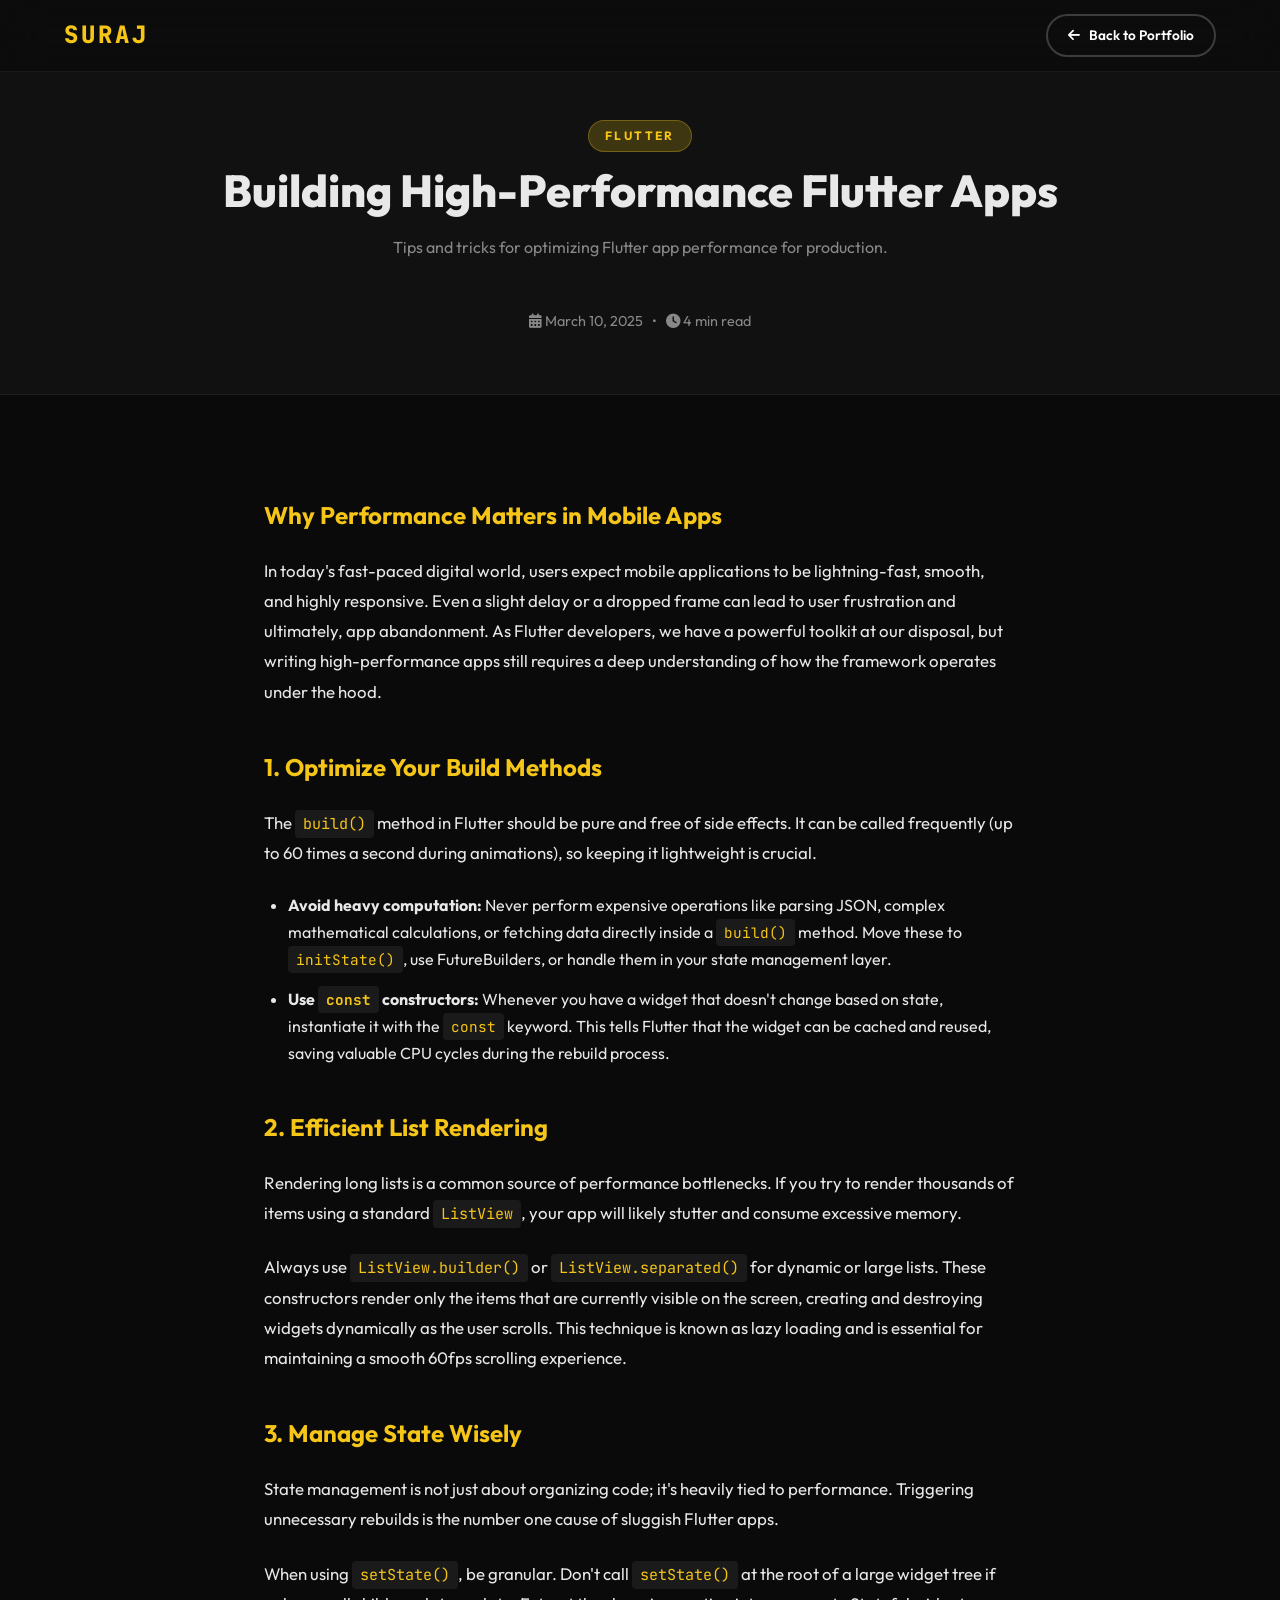
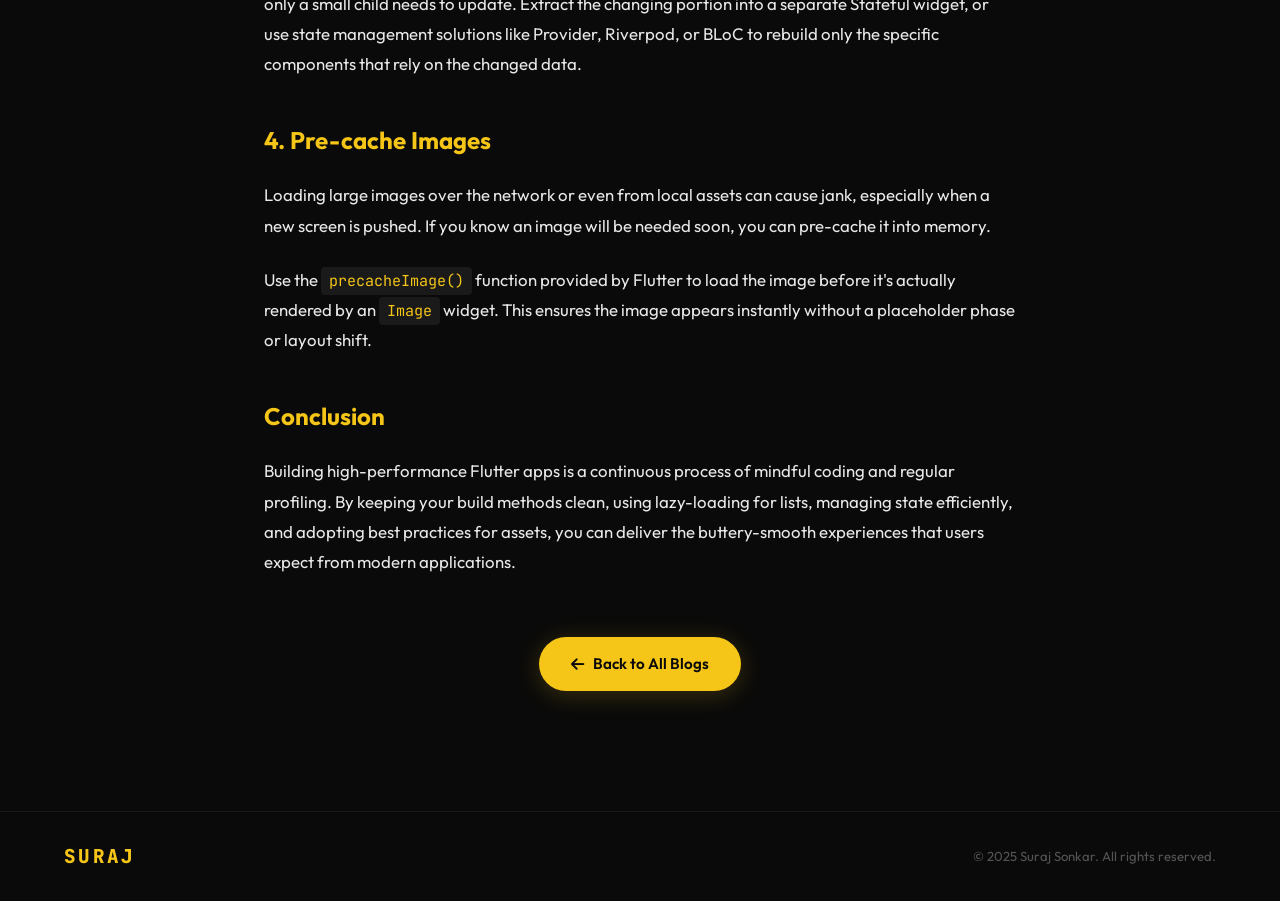
<file: blog1.html>
<!DOCTYPE html>
<html lang="en">

<head>
    <meta charset="UTF-8" />
    <meta name="viewport" content="width=device-width, initial-scale=1.0" />
    <title>Building High-Performance Flutter Apps | Suraj Sonkar</title>
    <link rel="icon" type="image/svg+xml" href="favicon.svg?v=8" />
    <link rel="icon" type="image/png" href="favicon-96x96.png?v=8" sizes="96x96" />
    <link rel="shortcut icon" href="favicon.ico?v=8" />
    <link rel="apple-touch-icon" sizes="180x180" href="apple-touch-icon.png?v=8" />
    <meta name="theme-color" content="#0a0a0a" />
    <link rel="manifest" href="site.webmanifest" />
    <link rel="preconnect" href="https://fonts.googleapis.com" />
    <link rel="preconnect" href="https://fonts.gstatic.com" crossorigin />
    <link
        href="https://fonts.googleapis.com/css2?family=Outfit:wght@300;400;500;600;700;800;900&family=JetBrains+Mono:wght@400;500&display=swap"
        rel="stylesheet" />
    <link rel="stylesheet" href="https://cdnjs.cloudflare.com/ajax/libs/font-awesome/6.5.0/css/all.min.css" />
    <link rel="stylesheet" href="style.css" />
    <style>
        .blog-header {
            padding: 120px 0 60px;
            background: var(--bg-2);
            text-align: center;
            border-bottom: 1px solid var(--border);
        }

        .blog-post-content {
            max-width: 800px;
            margin: 0 auto;
            padding: 60px 24px;
        }

        .blog-post-content h2,
        .blog-post-content h3 {
            color: var(--yellow);
            margin: 40px 0 20px;
        }

        .blog-post-content p {
            margin-bottom: 24px;
            font-size: 1.05rem;
            color: var(--text);
            line-height: 1.8;
        }

        .blog-post-content code {
            background: var(--bg-card);
            padding: 4px 8px;
            border-radius: 4px;
            font-family: var(--font-mono);
            color: var(--yellow);
            font-size: 0.9em;
        }

        .blog-post-content ul {
            margin: 0 0 24px 24px;
            color: var(--text);
        }

        .blog-post-content li {
            margin-bottom: 12px;
        }

        .back-btn-container {
            margin-top: 60px;
            text-align: center;
        }
    </style>
</head>

<body>

    <!-- NAVBAR -->
    <nav class="navbar" id="navbar">
        <div class="nav-container">
            <a href="index.html" class="nav-logo">SURAJ</a>
            <a href="index.html#blog" class="btn btn-outline" style="padding: 8px 20px; font-size: 0.85rem;">
                <i class="fas fa-arrow-left"></i> Back to Portfolio
            </a>
        </div>
    </nav>

    <!-- HEADER -->
    <header class="blog-header">
        <div class="container">
            <div class="section-tag">FLUTTER</div>
            <h1 class="section-title">Building High-Performance Flutter Apps</h1>
            <p class="section-sub">Tips and tricks for optimizing Flutter app performance for production.</p>
            <div style="color: var(--text-muted); font-size: 0.9rem;">
                <i class="fas fa-calendar-alt"></i> March 10, 2025 &nbsp; • &nbsp; <i class="fas fa-clock"></i> 4 min
                read
            </div>
        </div>
    </header>

    <!-- CONTENT -->
    <main class="blog-post-content">
        <h2>Why Performance Matters in Mobile Apps</h2>
        <p>In today's fast-paced digital world, users expect mobile applications to be lightning-fast, smooth, and
            highly responsive. Even a slight delay or a dropped frame can lead to user frustration and ultimately, app
            abandonment. As Flutter developers, we have a powerful toolkit at our disposal, but writing high-performance
            apps still requires a deep understanding of how the framework operates under the hood.</p>

        <h2>1. Optimize Your Build Methods</h2>
        <p>The <code>build()</code> method in Flutter should be pure and free of side effects. It can be called
            frequently (up to 60 times a second during animations), so keeping it lightweight is crucial.</p>
        <ul>
            <li><strong>Avoid heavy computation:</strong> Never perform expensive operations like parsing JSON, complex
                mathematical calculations, or fetching data directly inside a <code>build()</code> method. Move these to
                <code>initState()</code>, use FutureBuilders, or handle them in your state management layer.</li>
            <li><strong>Use <code>const</code> constructors:</strong> Whenever you have a widget that doesn't change
                based on state, instantiate it with the <code>const</code> keyword. This tells Flutter that the widget
                can be cached and reused, saving valuable CPU cycles during the rebuild process.</li>
        </ul>

        <h2>2. Efficient List Rendering</h2>
        <p>Rendering long lists is a common source of performance bottlenecks. If you try to render thousands of items
            using a standard <code>ListView</code>, your app will likely stutter and consume excessive memory.</p>
        <p>Always use <code>ListView.builder()</code> or <code>ListView.separated()</code> for dynamic or large lists.
            These constructors render only the items that are currently visible on the screen, creating and destroying
            widgets dynamically as the user scrolls. This technique is known as lazy loading and is essential for
            maintaining a smooth 60fps scrolling experience.</p>

        <h2>3. Manage State Wisely</h2>
        <p>State management is not just about organizing code; it's heavily tied to performance. Triggering unnecessary
            rebuilds is the number one cause of sluggish Flutter apps.</p>
        <p>When using <code>setState()</code>, be granular. Don't call <code>setState()</code> at the root of a large
            widget tree if only a small child needs to update. Extract the changing portion into a separate Stateful
            widget, or use state management solutions like Provider, Riverpod, or BLoC to rebuild only the specific
            components that rely on the changed data.</p>

        <h2>4. Pre-cache Images</h2>
        <p>Loading large images over the network or even from local assets can cause jank, especially when a new screen
            is pushed. If you know an image will be needed soon, you can pre-cache it into memory.</p>
        <p>Use the <code>precacheImage()</code> function provided by Flutter to load the image before it's actually
            rendered by an <code>Image</code> widget. This ensures the image appears instantly without a placeholder
            phase or layout shift.</p>

        <h2>Conclusion</h2>
        <p>Building high-performance Flutter apps is a continuous process of mindful coding and regular profiling. By
            keeping your build methods clean, using lazy-loading for lists, managing state efficiently, and adopting
            best practices for assets, you can deliver the buttery-smooth experiences that users expect from modern
            applications.</p>

        <div class="back-btn-container">
            <a href="index.html#blog" class="btn btn-primary">
                <i class="fas fa-arrow-left"></i> Back to All Blogs
            </a>
        </div>
    </main>

    <!-- FOOTER -->
    <footer class="footer" style="margin-top: 60px;">
        <div class="container">
            <div class="footer-inner">
                <div class="footer-logo">SURAJ</div>
                <p class="footer-copy">© 2025 Suraj Sonkar. All rights reserved.</p>
            </div>
        </div>
    </footer>

</body>

</html>
</file>
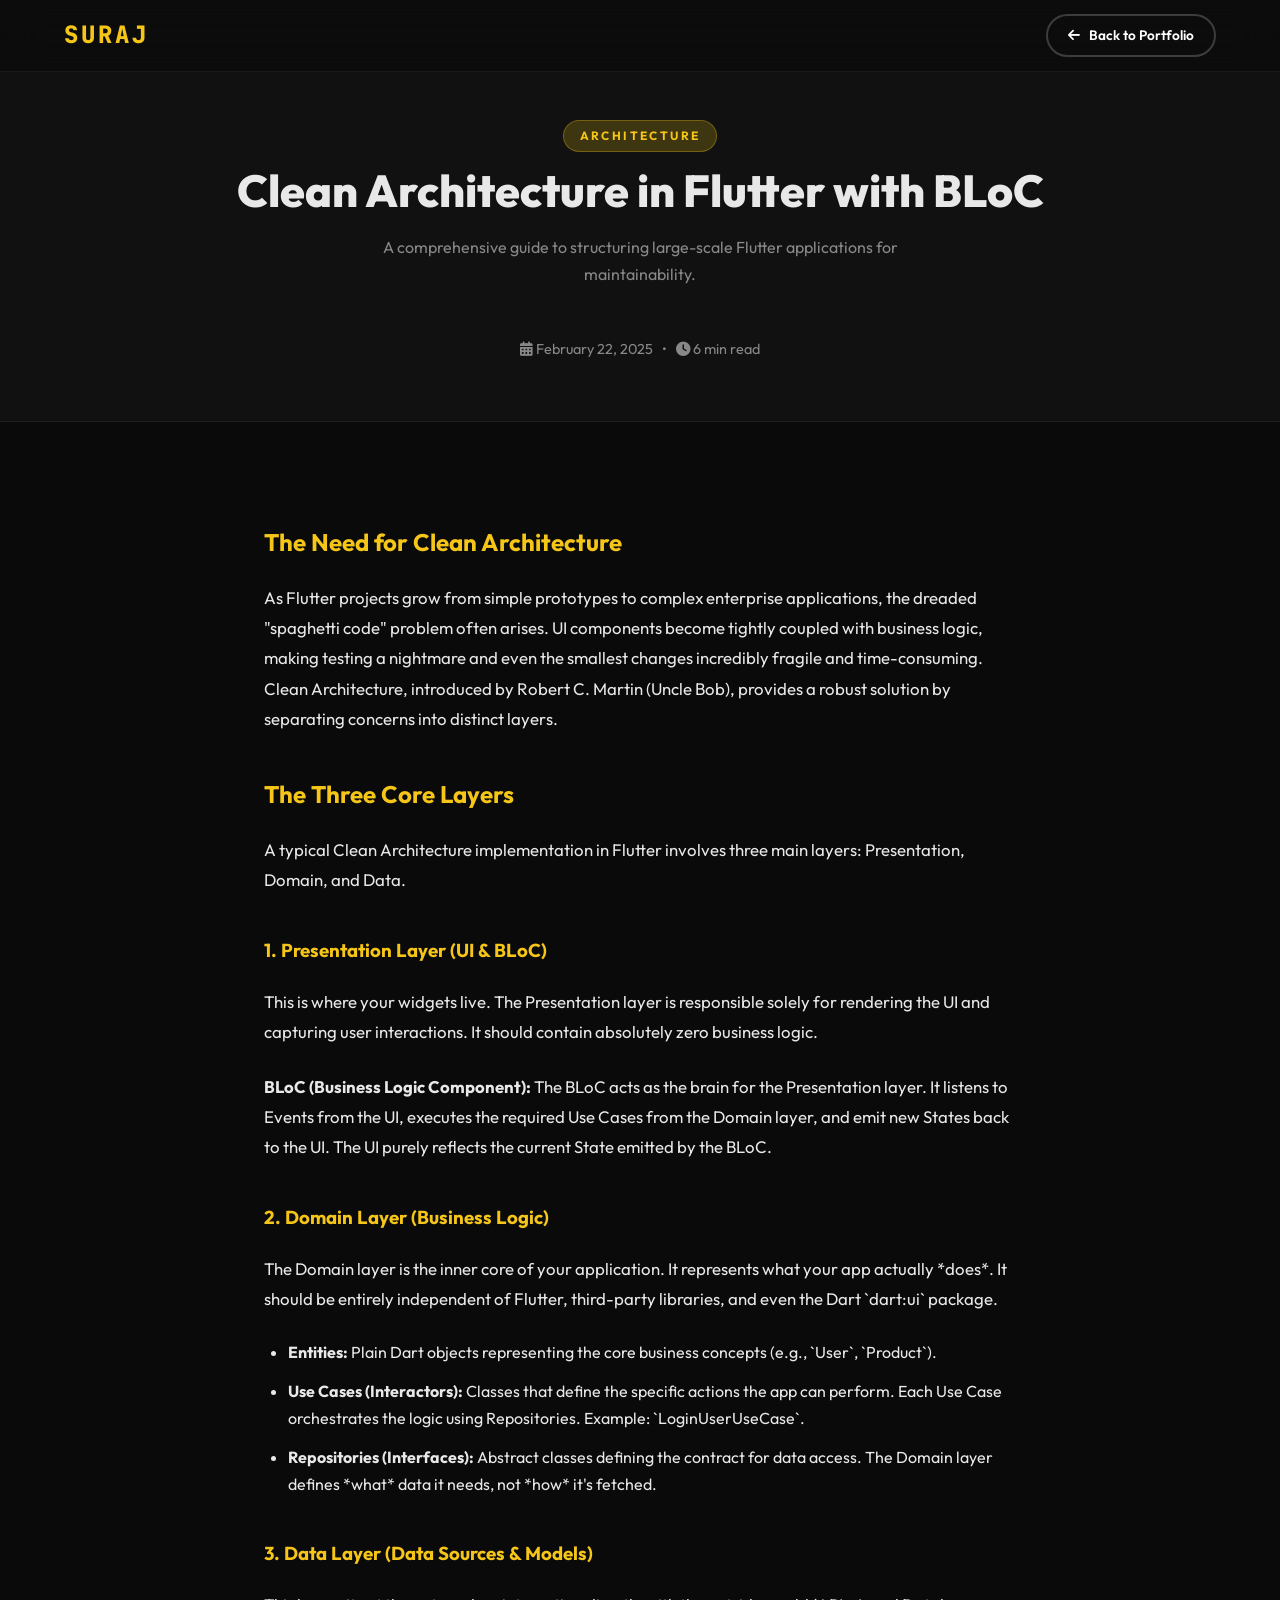
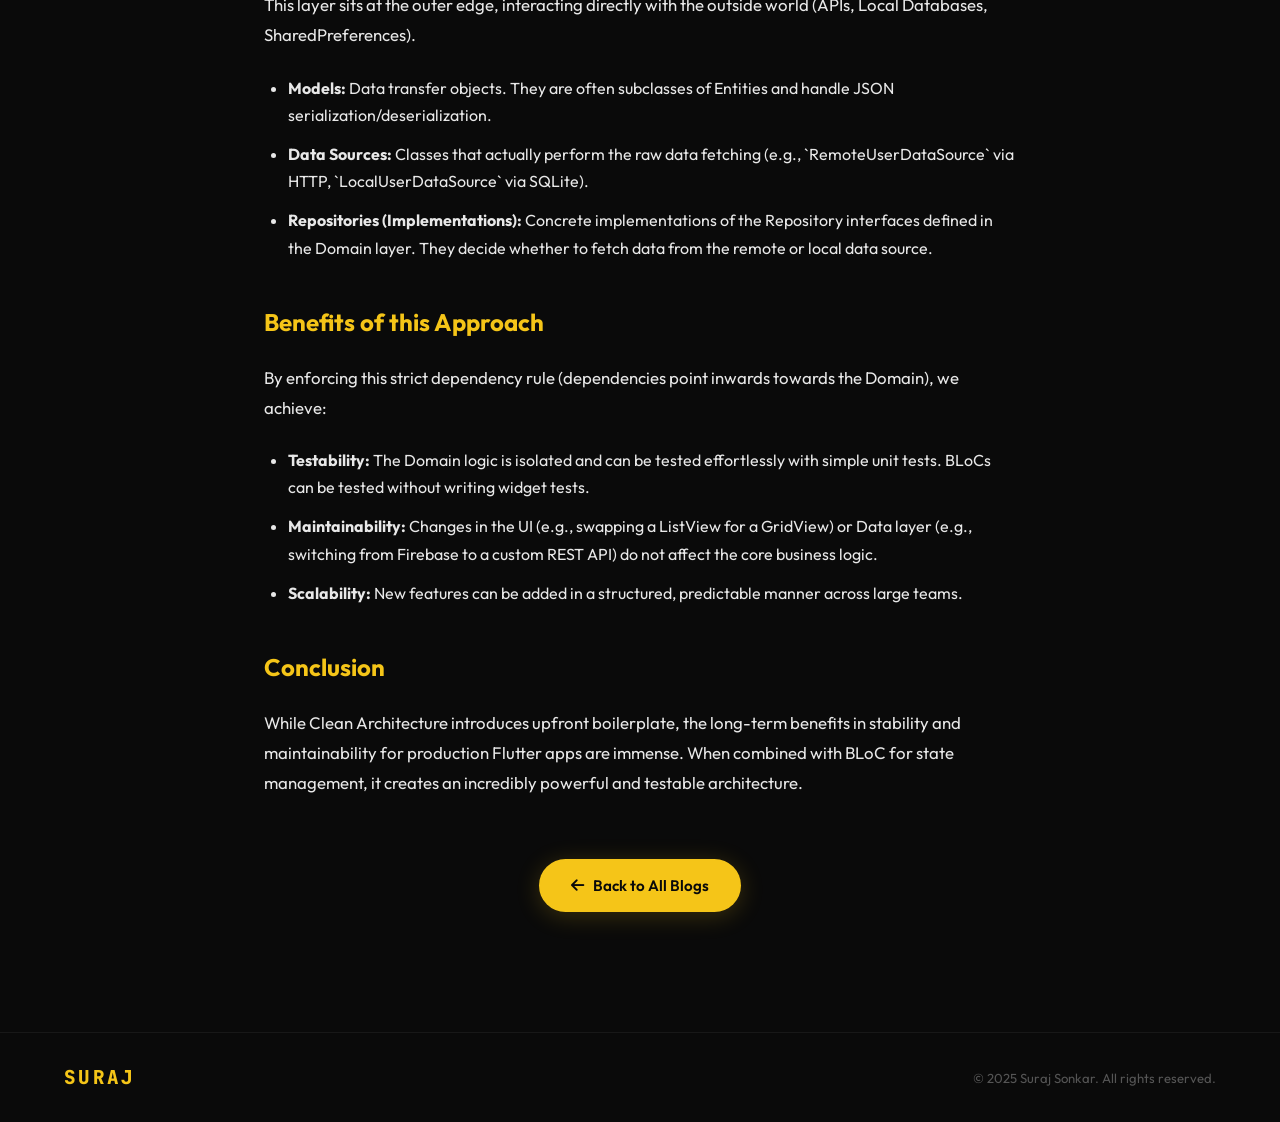
<file: blog2.html>
<!DOCTYPE html>
<html lang="en">

<head>
    <meta charset="UTF-8" />
    <meta name="viewport" content="width=device-width, initial-scale=1.0" />
    <title>Clean Architecture with BLoC | Suraj Sonkar</title>
    <link rel="icon" type="image/svg+xml" href="favicon.svg?v=8" />
    <link rel="icon" type="image/png" href="favicon-96x96.png?v=8" sizes="96x96" />
    <link rel="shortcut icon" href="favicon.ico?v=8" />
    <link rel="apple-touch-icon" sizes="180x180" href="apple-touch-icon.png?v=8" />
    <meta name="theme-color" content="#0a0a0a" />
    <link rel="manifest" href="site.webmanifest" />
    <link rel="preconnect" href="https://fonts.googleapis.com" />
    <link rel="preconnect" href="https://fonts.gstatic.com" crossorigin />
    <link
        href="https://fonts.googleapis.com/css2?family=Outfit:wght@300;400;500;600;700;800;900&family=JetBrains+Mono:wght@400;500&display=swap"
        rel="stylesheet" />
    <link rel="stylesheet" href="https://cdnjs.cloudflare.com/ajax/libs/font-awesome/6.5.0/css/all.min.css" />
    <link rel="stylesheet" href="style.css" />
    <style>
        .blog-header {
            padding: 120px 0 60px;
            background: var(--bg-2);
            text-align: center;
            border-bottom: 1px solid var(--border);
        }

        .blog-post-content {
            max-width: 800px;
            margin: 0 auto;
            padding: 60px 24px;
        }

        .blog-post-content h2,
        .blog-post-content h3 {
            color: var(--yellow);
            margin: 40px 0 20px;
        }

        .blog-post-content p {
            margin-bottom: 24px;
            font-size: 1.05rem;
            color: var(--text);
            line-height: 1.8;
        }

        .blog-post-content code {
            background: var(--bg-card);
            padding: 4px 8px;
            border-radius: 4px;
            font-family: var(--font-mono);
            color: var(--yellow);
            font-size: 0.9em;
        }

        .blog-post-content ul {
            margin: 0 0 24px 24px;
            color: var(--text);
        }

        .blog-post-content li {
            margin-bottom: 12px;
        }

        .back-btn-container {
            margin-top: 60px;
            text-align: center;
        }
    </style>
</head>

<body>

    <!-- NAVBAR -->
    <nav class="navbar" id="navbar">
        <div class="nav-container">
            <a href="index.html" class="nav-logo">SURAJ</a>
            <a href="index.html#blog" class="btn btn-outline" style="padding: 8px 20px; font-size: 0.85rem;">
                <i class="fas fa-arrow-left"></i> Back to Portfolio
            </a>
        </div>
    </nav>

    <!-- HEADER -->
    <header class="blog-header">
        <div class="container">
            <div class="section-tag">ARCHITECTURE</div>
            <h1 class="section-title">Clean Architecture in Flutter with BLoC</h1>
            <p class="section-sub">A comprehensive guide to structuring large-scale Flutter applications for
                maintainability.</p>
            <div style="color: var(--text-muted); font-size: 0.9rem;">
                <i class="fas fa-calendar-alt"></i> February 22, 2025 &nbsp; • &nbsp; <i class="fas fa-clock"></i> 6 min
                read
            </div>
        </div>
    </header>

    <!-- CONTENT -->
    <main class="blog-post-content">
        <h2>The Need for Clean Architecture</h2>
        <p>As Flutter projects grow from simple prototypes to complex enterprise applications, the dreaded "spaghetti
            code" problem often arises. UI components become tightly coupled with business logic, making testing a
            nightmare and even the smallest changes incredibly fragile and time-consuming. Clean Architecture,
            introduced by Robert C. Martin (Uncle Bob), provides a robust solution by separating concerns into distinct
            layers.</p>

        <h2>The Three Core Layers</h2>
        <p>A typical Clean Architecture implementation in Flutter involves three main layers: Presentation, Domain, and
            Data.</p>

        <h3>1. Presentation Layer (UI & BLoC)</h3>
        <p>This is where your widgets live. The Presentation layer is responsible solely for rendering the UI and
            capturing user interactions. It should contain absolutely zero business logic.</p>
        <p><strong>BLoC (Business Logic Component):</strong> The BLoC acts as the brain for the Presentation layer. It
            listens to Events from the UI, executes the required Use Cases from the Domain layer, and emit new States
            back to the UI. The UI purely reflects the current State emitted by the BLoC.</p>

        <h3>2. Domain Layer (Business Logic)</h3>
        <p>The Domain layer is the inner core of your application. It represents what your app actually *does*. It
            should be entirely independent of Flutter, third-party libraries, and even the Dart `dart:ui` package.</p>
        <ul>
            <li><strong>Entities:</strong> Plain Dart objects representing the core business concepts (e.g., `User`,
                `Product`).</li>
            <li><strong>Use Cases (Interactors):</strong> Classes that define the specific actions the app can perform.
                Each Use Case orchestrates the logic using Repositories. Example: `LoginUserUseCase`.</li>
            <li><strong>Repositories (Interfaces):</strong> Abstract classes defining the contract for data access. The
                Domain layer defines *what* data it needs, not *how* it's fetched.</li>
        </ul>

        <h3>3. Data Layer (Data Sources & Models)</h3>
        <p>This layer sits at the outer edge, interacting directly with the outside world (APIs, Local Databases,
            SharedPreferences).</p>
        <ul>
            <li><strong>Models:</strong> Data transfer objects. They are often subclasses of Entities and handle JSON
                serialization/deserialization.</li>
            <li><strong>Data Sources:</strong> Classes that actually perform the raw data fetching (e.g.,
                `RemoteUserDataSource` via HTTP, `LocalUserDataSource` via SQLite).</li>
            <li><strong>Repositories (Implementations):</strong> Concrete implementations of the Repository interfaces
                defined in the Domain layer. They decide whether to fetch data from the remote or local data source.
            </li>
        </ul>

        <h2>Benefits of this Approach</h2>
        <p>By enforcing this strict dependency rule (dependencies point inwards towards the Domain), we achieve:</p>
        <ul>
            <li><strong>Testability:</strong> The Domain logic is isolated and can be tested effortlessly with simple
                unit tests. BLoCs can be tested without writing widget tests.</li>
            <li><strong>Maintainability:</strong> Changes in the UI (e.g., swapping a ListView for a GridView) or Data
                layer (e.g., switching from Firebase to a custom REST API) do not affect the core business logic.</li>
            <li><strong>Scalability:</strong> New features can be added in a structured, predictable manner across large
                teams.</li>
        </ul>

        <h2>Conclusion</h2>
        <p>While Clean Architecture introduces upfront boilerplate, the long-term benefits in stability and
            maintainability for production Flutter apps are immense. When combined with BLoC for state management, it
            creates an incredibly powerful and testable architecture.</p>

        <div class="back-btn-container">
            <a href="index.html#blog" class="btn btn-primary">
                <i class="fas fa-arrow-left"></i> Back to All Blogs
            </a>
        </div>
    </main>

    <!-- FOOTER -->
    <footer class="footer" style="margin-top: 60px;">
        <div class="container">
            <div class="footer-inner">
                <div class="footer-logo">SURAJ</div>
                <p class="footer-copy">© 2025 Suraj Sonkar. All rights reserved.</p>
            </div>
        </div>
    </footer>

</body>

</html>
</file>
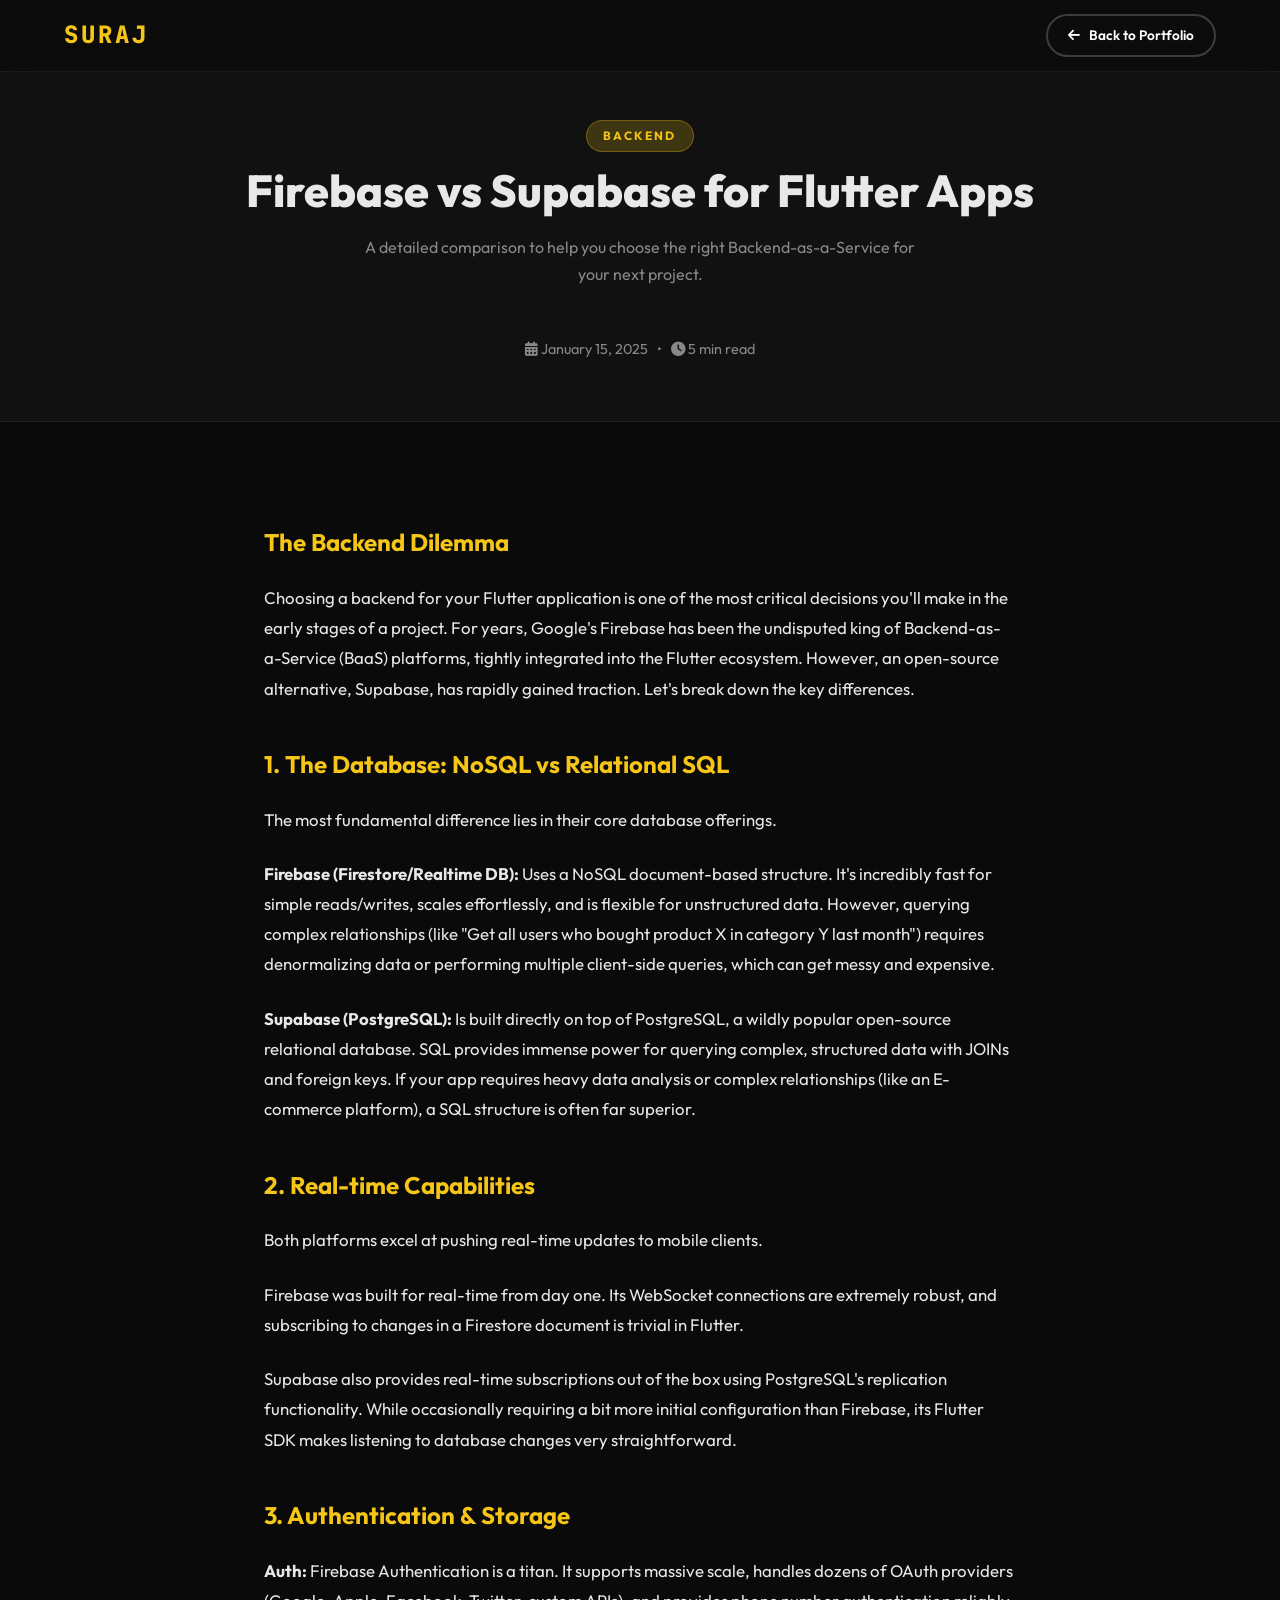
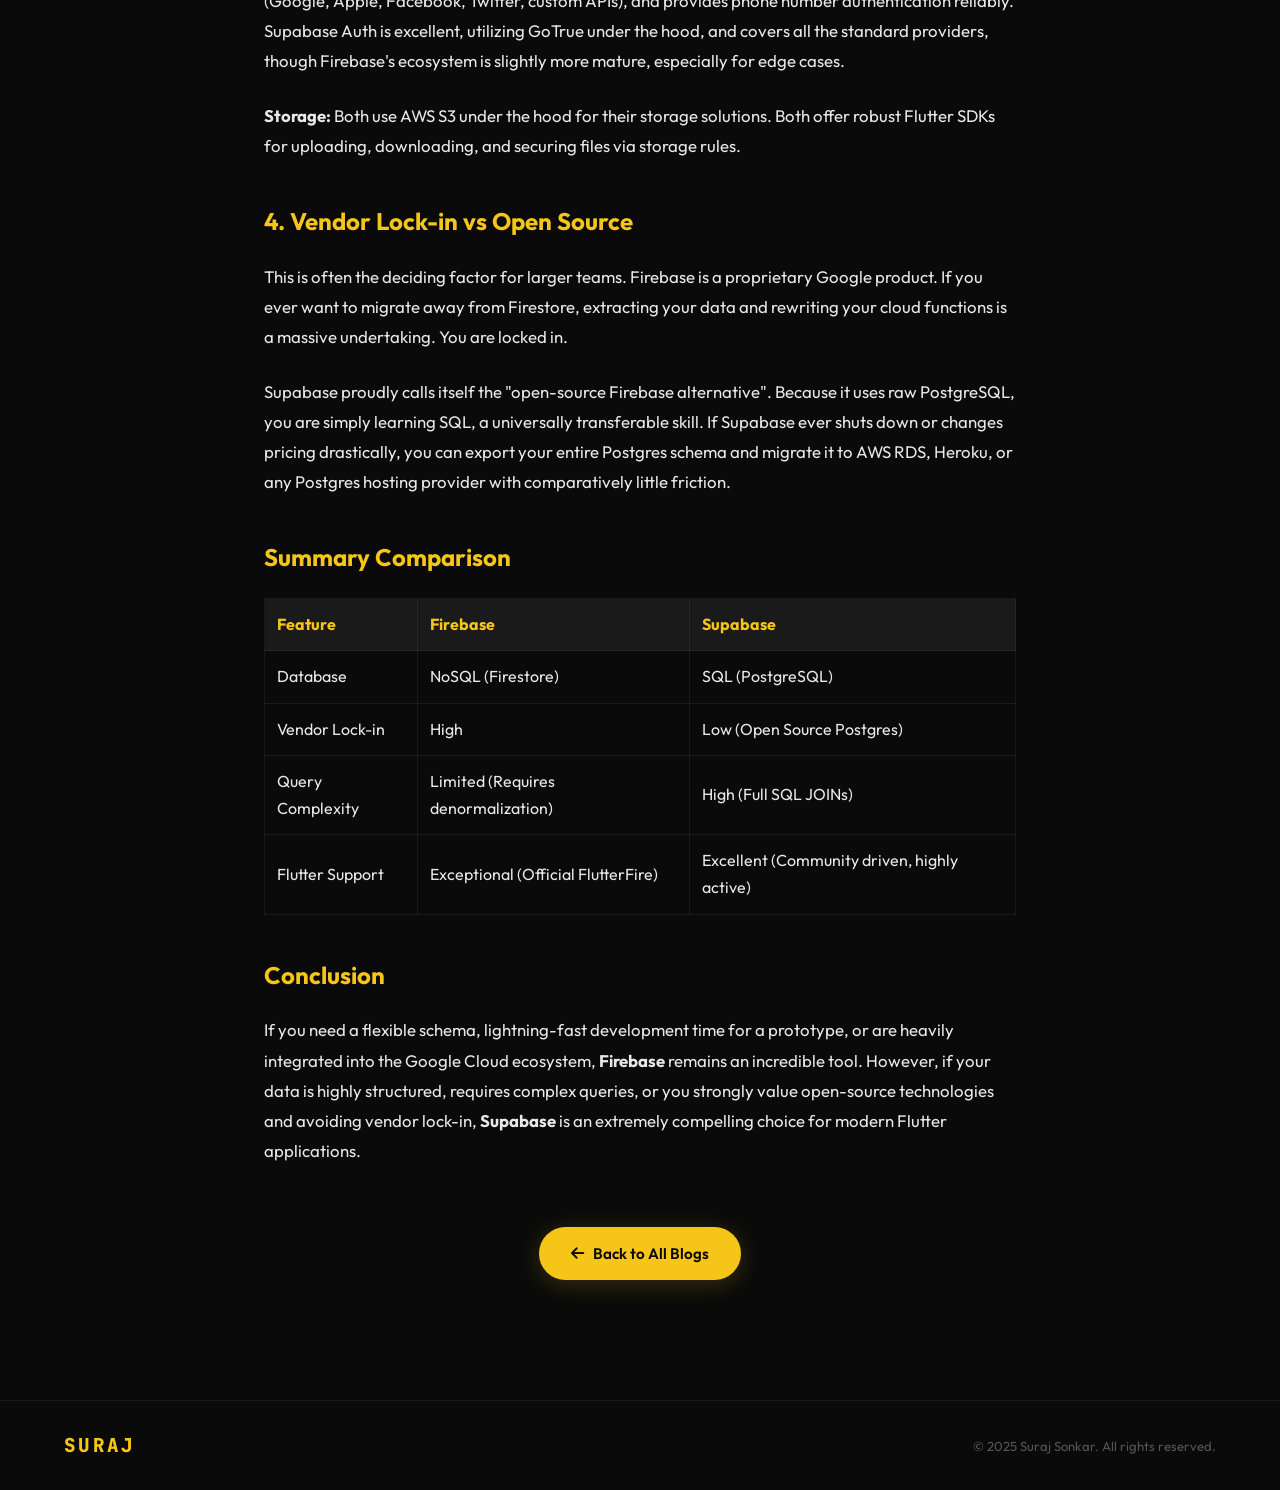
<file: blog3.html>
<!DOCTYPE html>
<html lang="en">

<head>
    <meta charset="UTF-8" />
    <meta name="viewport" content="width=device-width, initial-scale=1.0" />
    <title>Firebase vs Supabase for Flutter Apps | Suraj Sonkar</title>
    <link rel="icon" type="image/svg+xml" href="favicon.svg?v=8" />
    <link rel="icon" type="image/png" href="favicon-96x96.png?v=8" sizes="96x96" />
    <link rel="shortcut icon" href="favicon.ico?v=8" />
    <link rel="apple-touch-icon" sizes="180x180" href="apple-touch-icon.png?v=8" />
    <meta name="theme-color" content="#0a0a0a" />
    <link rel="manifest" href="site.webmanifest" />
    <link rel="preconnect" href="https://fonts.googleapis.com" />
    <link rel="preconnect" href="https://fonts.gstatic.com" crossorigin />
    <link
        href="https://fonts.googleapis.com/css2?family=Outfit:wght@300;400;500;600;700;800;900&family=JetBrains+Mono:wght@400;500&display=swap"
        rel="stylesheet" />
    <link rel="stylesheet" href="https://cdnjs.cloudflare.com/ajax/libs/font-awesome/6.5.0/css/all.min.css" />
    <link rel="stylesheet" href="style.css" />
    <style>
        .blog-header {
            padding: 120px 0 60px;
            background: var(--bg-2);
            text-align: center;
            border-bottom: 1px solid var(--border);
        }

        .blog-post-content {
            max-width: 800px;
            margin: 0 auto;
            padding: 60px 24px;
        }

        .blog-post-content h2,
        .blog-post-content h3 {
            color: var(--yellow);
            margin: 40px 0 20px;
        }

        .blog-post-content p {
            margin-bottom: 24px;
            font-size: 1.05rem;
            color: var(--text);
            line-height: 1.8;
        }

        .blog-post-content code {
            background: var(--bg-card);
            padding: 4px 8px;
            border-radius: 4px;
            font-family: var(--font-mono);
            color: var(--yellow);
            font-size: 0.9em;
        }

        .blog-post-content ul {
            margin: 0 0 24px 24px;
            color: var(--text);
        }

        .blog-post-content li {
            margin-bottom: 12px;
        }

        .blog-post-content table {
            width: 100%;
            border-collapse: collapse;
            margin-bottom: 30px;
        }

        .blog-post-content th,
        .blog-post-content td {
            border: 1px solid var(--border);
            padding: 12px;
            text-align: left;
        }

        .blog-post-content th {
            background: var(--bg-card);
            color: var(--yellow);
        }

        .back-btn-container {
            margin-top: 60px;
            text-align: center;
        }
    </style>
</head>

<body>

    <!-- NAVBAR -->
    <nav class="navbar" id="navbar">
        <div class="nav-container">
            <a href="index.html" class="nav-logo">SURAJ</a>
            <a href="index.html#blog" class="btn btn-outline" style="padding: 8px 20px; font-size: 0.85rem;">
                <i class="fas fa-arrow-left"></i> Back to Portfolio
            </a>
        </div>
    </nav>

    <!-- HEADER -->
    <header class="blog-header">
        <div class="container">
            <div class="section-tag">BACKEND</div>
            <h1 class="section-title">Firebase vs Supabase for Flutter Apps</h1>
            <p class="section-sub">A detailed comparison to help you choose the right Backend-as-a-Service for your next
                project.</p>
            <div style="color: var(--text-muted); font-size: 0.9rem;">
                <i class="fas fa-calendar-alt"></i> January 15, 2025 &nbsp; • &nbsp; <i class="fas fa-clock"></i> 5 min
                read
            </div>
        </div>
    </header>

    <!-- CONTENT -->
    <main class="blog-post-content">
        <h2>The Backend Dilemma</h2>
        <p>Choosing a backend for your Flutter application is one of the most critical decisions you'll make in the
            early stages of a project. For years, Google's Firebase has been the undisputed king of Backend-as-a-Service
            (BaaS) platforms, tightly integrated into the Flutter ecosystem. However, an open-source alternative,
            Supabase, has rapidly gained traction. Let's break down the key differences.</p>

        <h2>1. The Database: NoSQL vs Relational SQL</h2>
        <p>The most fundamental difference lies in their core database offerings.</p>
        <p><strong>Firebase (Firestore/Realtime DB):</strong> Uses a NoSQL document-based structure. It's incredibly
            fast for simple reads/writes, scales effortlessly, and is flexible for unstructured data. However, querying
            complex relationships (like "Get all users who bought product X in category Y last month") requires
            denormalizing data or performing multiple client-side queries, which can get messy and expensive.</p>
        <p><strong>Supabase (PostgreSQL):</strong> Is built directly on top of PostgreSQL, a wildly popular open-source
            relational database. SQL provides immense power for querying complex, structured data with JOINs and foreign
            keys. If your app requires heavy data analysis or complex relationships (like an E-commerce platform), a SQL
            structure is often far superior.</p>

        <h2>2. Real-time Capabilities</h2>
        <p>Both platforms excel at pushing real-time updates to mobile clients.</p>
        <p>Firebase was built for real-time from day one. Its WebSocket connections are extremely robust, and
            subscribing to changes in a Firestore document is trivial in Flutter.</p>
        <p>Supabase also provides real-time subscriptions out of the box using PostgreSQL's replication functionality.
            While occasionally requiring a bit more initial configuration than Firebase, its Flutter SDK makes listening
            to database changes very straightforward.</p>

        <h2>3. Authentication & Storage</h2>
        <p><strong>Auth:</strong> Firebase Authentication is a titan. It supports massive scale, handles dozens of OAuth
            providers (Google, Apple, Facebook, Twitter, custom APIs), and provides phone number authentication
            reliably. Supabase Auth is excellent, utilizing GoTrue under the hood, and covers all the standard
            providers, though Firebase's ecosystem is slightly more mature, especially for edge cases.</p>
        <p><strong>Storage:</strong> Both use AWS S3 under the hood for their storage solutions. Both offer robust
            Flutter SDKs for uploading, downloading, and securing files via storage rules.</p>

        <h2>4. Vendor Lock-in vs Open Source</h2>
        <p>This is often the deciding factor for larger teams. Firebase is a proprietary Google product. If you ever
            want to migrate away from Firestore, extracting your data and rewriting your cloud functions is a massive
            undertaking. You are locked in.</p>
        <p>Supabase proudly calls itself the "open-source Firebase alternative". Because it uses raw PostgreSQL, you are
            simply learning SQL, a universally transferable skill. If Supabase ever shuts down or changes pricing
            drastically, you can export your entire Postgres schema and migrate it to AWS RDS, Heroku, or any Postgres
            hosting provider with comparatively little friction.</p>

        <h2>Summary Comparison</h2>
        <table>
            <tr>
                <th>Feature</th>
                <th>Firebase</th>
                <th>Supabase</th>
            </tr>
            <tr>
                <td>Database</td>
                <td>NoSQL (Firestore)</td>
                <td>SQL (PostgreSQL)</td>
            </tr>
            <tr>
                <td>Vendor Lock-in</td>
                <td>High</td>
                <td>Low (Open Source Postgres)</td>
            </tr>
            <tr>
                <td>Query Complexity</td>
                <td>Limited (Requires denormalization)</td>
                <td>High (Full SQL JOINs)</td>
            </tr>
            <tr>
                <td>Flutter Support</td>
                <td>Exceptional (Official FlutterFire)</td>
                <td>Excellent (Community driven, highly active)</td>
            </tr>
        </table>

        <h2>Conclusion</h2>
        <p>If you need a flexible schema, lightning-fast development time for a prototype, or are heavily integrated
            into the Google Cloud ecosystem, <strong>Firebase</strong> remains an incredible tool. However, if your data
            is highly structured, requires complex queries, or you strongly value open-source technologies and avoiding
            vendor lock-in, <strong>Supabase</strong> is an extremely compelling choice for modern Flutter applications.
        </p>

        <div class="back-btn-container">
            <a href="index.html#blog" class="btn btn-primary">
                <i class="fas fa-arrow-left"></i> Back to All Blogs
            </a>
        </div>
    </main>

    <!-- FOOTER -->
    <footer class="footer" style="margin-top: 60px;">
        <div class="container">
            <div class="footer-inner">
                <div class="footer-logo">SURAJ</div>
                <p class="footer-copy">© 2025 Suraj Sonkar. All rights reserved.</p>
            </div>
        </div>
    </footer>

</body>

</html>
</file>
<file: style.css>
/* ═══════════════════════════════════════════
   SURAJ SONKAR – PORTFOLIO  |  style.css
   Dark Theme · Yellow Accents
═══════════════════════════════════════════ */

/* ─── RESET & CUSTOM PROPERTIES ─── */
*,
*::before,
*::after {
  box-sizing: border-box;
  margin: 0;
  padding: 0;
}

:root {
  --yellow: #f5c518;
  --yellow-dark: #d4a017;
  --yellow-glow: rgba(245, 197, 24, .20);
  --bg: #0a0a0a;
  --bg-2: #111111;
  --bg-3: #161616;
  --bg-card: #1a1a1a;
  --bg-card-h: #212121;
  --border: rgba(255, 255, 255, .06);
  --border-y: rgba(245, 197, 24, .30);
  --text: #e8e8e8;
  --text-muted: #888;
  --text-dim: #555;
  --white: #ffffff;
  --radius: 16px;
  --radius-sm: 10px;
  --shadow: 0 8px 40px rgba(0, 0, 0, .6);
  --shadow-y: 0 8px 40px rgba(245, 197, 24, .15);
  --transition: .3s cubic-bezier(.4, 0, .2, 1);
  --font: 'Outfit', sans-serif;
  --font-mono: 'JetBrains Mono', monospace;
  --nav-h: 72px;
}

html {
  scroll-behavior: smooth;
  font-size: 16px;
}

body {
  font-family: var(--font);
  background: var(--bg);
  color: var(--text);
  line-height: 1.7;
  overflow-x: hidden;
}

/* ─── SCROLLBAR ─── */
::-webkit-scrollbar {
  width: 6px;
}

::-webkit-scrollbar-track {
  background: var(--bg);
}

::-webkit-scrollbar-thumb {
  background: var(--yellow);
  border-radius: 99px;
}

/* ─── SELECTION ─── */
::selection {
  background: var(--yellow);
  color: var(--bg);
}

/* ─── UTILITY ─── */
.container {
  max-width: 1200px;
  margin: 0 auto;
  padding: 0 24px;
}

.highlight {
  color: var(--yellow);
}

.center {
  text-align: center;
}

.section-tag {
  display: inline-block;
  font-size: .75rem;
  font-weight: 700;
  letter-spacing: .2em;
  color: var(--yellow);
  background: var(--yellow-glow);
  border: 1px solid var(--border-y);
  padding: 5px 16px;
  border-radius: 99px;
  margin-bottom: 12px;
  text-transform: uppercase;
}

.section-tag.center {
  display: block;
}

.section-title {
  font-size: clamp(2rem, 4vw, 2.8rem);
  font-weight: 800;
  line-height: 1.2;
  margin-bottom: 16px;
}

.section-sub {
  color: var(--text-muted);
  max-width: 580px;
  margin: 0 auto 48px;
  font-size: 1rem;
}

.section {
  padding: 100px 0;
}

/* ─── BUTTONS ─── */
.btn {
  display: inline-flex;
  align-items: center;
  gap: 9px;
  padding: 14px 32px;
  border-radius: 99px;
  font-size: .95rem;
  font-weight: 600;
  font-family: var(--font);
  cursor: pointer;
  border: none;
  text-decoration: none;
  transition: var(--transition);
  position: relative;
  overflow: hidden;
}

.btn::after {
  content: '';
  position: absolute;
  inset: 0;
  background: rgba(255, 255, 255, .08);
  opacity: 0;
  transition: opacity .25s;
}

.btn:hover::after {
  opacity: 1;
}

.btn-primary {
  background: var(--yellow);
  color: var(--bg);
  box-shadow: 0 4px 24px var(--yellow-glow);
}

.btn-primary:hover {
  transform: translateY(-3px);
  box-shadow: 0 8px 36px rgba(245, 197, 24, .40);
}

.btn-outline {
  background: transparent;
  color: var(--white);
  border: 2px solid rgba(255, 255, 255, .20);
}

.btn-outline:hover {
  border-color: var(--yellow);
  color: var(--yellow);
  transform: translateY(-3px);
  box-shadow: 0 8px 36px var(--yellow-glow);
}

.full-width {
  width: 100%;
  justify-content: center;
  border-radius: var(--radius-sm);
}

/* ─────────────────────────────────────────
   NAVBAR
───────────────────────────────────────── */
.navbar {
  position: fixed;
  top: 0;
  left: 0;
  right: 0;
  height: var(--nav-h);
  background: rgba(10, 10, 10, .7);
  backdrop-filter: blur(20px);
  -webkit-backdrop-filter: blur(20px);
  border-bottom: 1px solid var(--border);
  z-index: 1000;
  transition: background var(--transition), box-shadow var(--transition);
}

.navbar.scrolled {
  background: rgba(10, 10, 10, .97);
  box-shadow: 0 4px 30px rgba(0, 0, 0, .5);
}

.nav-container {
  max-width: 1200px;
  margin: 0 auto;
  padding: 0 24px;
  height: 100%;
  display: flex;
  align-items: center;
  justify-content: space-between;
}

.nav-logo {
  font-size: 1.5rem;
  font-weight: 900;
  letter-spacing: .12em;
  color: var(--yellow);
  text-decoration: none;
  font-family: var(--font-mono);
}

.nav-links {
  display: flex;
  list-style: none;
  gap: 4px;
}

.nav-link {
  text-decoration: none;
  color: var(--text-muted);
  font-size: .875rem;
  font-weight: 500;
  padding: 6px 14px;
  border-radius: 99px;
  transition: var(--transition);
  position: relative;
}

.nav-link::after {
  content: '';
  position: absolute;
  bottom: 2px;
  left: 50%;
  transform: translateX(-50%);
  width: 0;
  height: 2px;
  background: var(--yellow);
  border-radius: 99px;
  transition: width var(--transition);
}

.nav-link:hover,
.nav-link.active {
  color: var(--white);
}

.nav-link.active::after {
  width: 60%;
}

.nav-link:hover::after {
  width: 60%;
}

/* Hamburger */
.hamburger {
  display: none;
  flex-direction: column;
  gap: 5px;
  background: none;
  border: none;
  cursor: pointer;
  padding: 4px;
}

.hamburger span {
  width: 24px;
  height: 2px;
  background: var(--text);
  border-radius: 99px;
  transition: var(--transition);
  display: block;
}

.hamburger.open span:nth-child(1) {
  transform: rotate(45deg) translate(5px, 5px);
}

.hamburger.open span:nth-child(2) {
  opacity: 0;
}

.hamburger.open span:nth-child(3) {
  transform: rotate(-45deg) translate(5px, -5px);
}

/* ─────────────────────────────────────────
   HERO
───────────────────────────────────────── */
.hero {
  min-height: 100vh;
  display: flex;
  align-items: center;
  position: relative;
  padding-top: var(--nav-h);
  background: radial-gradient(ellipse 70% 60% at 70% 50%, rgba(245, 197, 24, .07) 0%, transparent 65%),
    radial-gradient(ellipse 40% 50% at 20% 80%, rgba(245, 197, 24, .04) 0%, transparent 55%),
    var(--bg);
  overflow: hidden;
}

/* Animated particle dots */
.hero-particles {
  position: absolute;
  inset: 0;
  pointer-events: none;
}

.hero-container {
  max-width: 1200px;
  margin: 0 auto;
  padding: 0 24px;
  display: grid;
  grid-template-columns: 1fr 1fr;
  gap: 60px;
  align-items: center;
  width: 100%;
}

.hero-greeting {
  font-size: 1.1rem;
  color: var(--yellow);
  font-weight: 600;
  margin-bottom: 10px;
  letter-spacing: .05em;
}

.hero-title {
  font-size: clamp(2.4rem, 5vw, 3.8rem);
  font-weight: 900;
  line-height: 1.1;
  margin-bottom: 14px;
}

.hero-subtitle {
  font-size: 1.2rem;
  color: var(--text-muted);
  font-weight: 400;
  margin-bottom: 10px;
}

.typing-container {
  font-size: 1rem;
  color: var(--text-muted);
  margin-bottom: 36px;
  height: 28px;
  display: flex;
  align-items: center;
  gap: 4px;
}

.typing-text {
  color: var(--yellow);
  font-weight: 600;
}

.cursor {
  color: var(--yellow);
  font-weight: 300;
  animation: blink .8s step-end infinite;
}

@keyframes blink {
  50% {
    opacity: 0;
  }
}

.hero-buttons {
  display: flex;
  gap: 16px;
  flex-wrap: wrap;
  margin-bottom: 48px;
}

.hero-stats {
  display: flex;
  align-items: center;
  gap: 0;
}

.stat {
  display: flex;
  flex-direction: column;
  align-items: center;
  padding: 0 28px;
}

.stat:first-child {
  padding-left: 0;
}

.stat-number {
  font-size: 2.2rem;
  font-weight: 800;
  color: var(--yellow);
  line-height: 1;
  font-family: var(--font-mono);
}

.stat-plus {
  font-size: 1.4rem;
  font-weight: 700;
  color: var(--yellow);
  line-height: 1;
}

.stat-label {
  font-size: .8rem;
  color: var(--text-muted);
  margin-top: 4px;
  letter-spacing: .05em;
}

.stat-divider {
  width: 1px;
  height: 48px;
  background: var(--border);
}

/* Hero image */
.hero-image {
  display: flex;
  justify-content: center;
  align-items: center;
  position: relative;
}

.image-glow {
  position: absolute;
  width: 420px;
  height: 420px;
  border-radius: 50%;
  background: radial-gradient(circle, rgba(245, 197, 24, .18) 0%, transparent 70%);
  pointer-events: none;
}

.profile-ring {
  width: 380px;
  height: 380px;
  border-radius: 50%;
  padding: 6px;
  background: conic-gradient(var(--yellow) 0deg 90deg, transparent 90deg 180deg, var(--yellow) 180deg 270deg, transparent 270deg);
  animation: ring-spin 8s linear infinite;
  position: relative;
  z-index: 1;
}

@keyframes ring-spin {
  to {
    transform: rotate(360deg);
  }
}

.profile-img {
  width: 100%;
  height: 100%;
  border-radius: 50%;
  object-fit: cover;
  object-position: top center;
  border: 4px solid var(--bg);
  display: block;
  animation: ring-spin 8s linear infinite reverse;
  filter: brightness(1.05) contrast(1.02);
}

/* Floating badges */
.floating-badge {
  position: absolute;
  background: var(--bg-card);
  border: 1px solid var(--border-y);
  color: var(--yellow);
  font-size: .8rem;
  font-weight: 700;
  padding: 8px 16px;
  border-radius: 99px;
  display: flex;
  align-items: center;
  gap: 6px;
  box-shadow: 0 4px 20px rgba(0, 0, 0, .5);
  white-space: nowrap;
}

.badge-flutter {
  top: 12%;
  right: -8%;
  animation: float1 3.5s ease-in-out infinite;
}

.badge-android {
  bottom: 20%;
  right: -5%;
  animation: float2 4s ease-in-out infinite .7s;
}

.badge-dart {
  bottom: 10%;
  left: -4%;
  animation: float1 3.8s ease-in-out infinite .4s;
}

@keyframes float1 {

  0%,
  100% {
    transform: translateY(0)
  }

  50% {
    transform: translateY(-12px)
  }
}

@keyframes float2 {

  0%,
  100% {
    transform: translateY(0)
  }

  50% {
    transform: translateY(10px)
  }
}

/* Scroll indicator */
.scroll-indicator {
  position: absolute;
  bottom: 36px;
  left: 50%;
  transform: translateX(-50%);
  width: 26px;
  height: 42px;
  border: 2px solid var(--border-y);
  border-radius: 99px;
  display: flex;
  justify-content: center;
  padding-top: 7px;
}

.scroll-dot {
  width: 5px;
  height: 5px;
  background: var(--yellow);
  border-radius: 50%;
  animation: scroll-down 2s ease-in-out infinite;
}

@keyframes scroll-down {
  0% {
    opacity: 1;
    transform: translateY(0);
  }

  80% {
    opacity: 0;
    transform: translateY(14px);
  }

  100% {
    opacity: 0;
    transform: translateY(0);
  }
}

/* ─────────────────────────────────────────
   ABOUT
───────────────────────────────────────── */
.about-section {
  background: var(--bg-2);
}

.about-grid {
  display: grid;
  grid-template-columns: 1fr 1.3fr;
  gap: 64px;
  align-items: center;
}

.about-img-container {
  position: relative;
  border-radius: 20px;
  overflow: visible;
}

.about-img {
  width: 100%;
  border-radius: 20px;
  display: block;
  filter: brightness(1.02);
  object-fit: contain;
}

.about-img-overlay {
  position: absolute;
  inset: 0;
  border-radius: 20px;
  border: 2px solid var(--border-y);
  pointer-events: none;
}

.about-img-container::before {
  content: '';
  position: absolute;
  inset: -8px;
  border-radius: 24px;
  border: 2px dashed rgba(245, 197, 24, .2);
  animation: border-spin 12s linear infinite;
}

@keyframes border-spin {
  to {
    transform: rotate(360deg);
  }
}

.experience-badge {
  position: absolute;
  bottom: -20px;
  right: -20px;
  background: var(--yellow);
  color: var(--bg);
  padding: 16px 20px;
  border-radius: var(--radius);
  text-align: center;
  box-shadow: var(--shadow-y);
}

.exp-num {
  display: block;
  font-size: 2rem;
  font-weight: 900;
  line-height: 1;
}

.exp-text {
  font-size: .7rem;
  font-weight: 700;
  line-height: 1.3;
}

.about-desc {
  color: var(--text-muted);
  margin-bottom: 32px;
  font-size: .95rem;
  min-height: 100px; /* Prevent layout jump during typing */
}

.about-buttons {
  display: flex;
  gap: 16px;
  flex-wrap: wrap;
}

.info-grid {
  display: grid;
  grid-template-columns: 1fr 1fr;
  gap: 14px;
  margin-bottom: 36px;
}

.info-item {
  display: flex;
  flex-direction: column;
  gap: 2px;
  padding: 14px 16px;
  background: var(--bg-card);
  border: 1px solid var(--border);
  border-radius: var(--radius-sm);
  transition: border-color var(--transition);
}

.info-item:hover {
  border-color: var(--border-y);
}

.info-label {
  font-size: .75rem;
  color: var(--text-dim);
  font-weight: 600;
  letter-spacing: .05em;
  display: flex;
  align-items: center;
  gap: 6px;
}

.info-label i {
  color: var(--yellow);
}

.info-value {
  font-size: .9rem;
  font-weight: 600;
}

/* ─────────────────────────────────────────
   RESUME
───────────────────────────────────────── */
.resume-section {
  background: var(--bg);
}

.resume-grid {
  display: grid;
  grid-template-columns: 1fr 1fr;
  gap: 48px;
  margin-top: 56px;
}

.resume-col-title {
  font-size: 1.2rem;
  font-weight: 700;
  margin-bottom: 28px;
  display: flex;
  align-items: center;
  gap: 10px;
  color: var(--yellow);
}

.timeline {
  position: relative;
  padding-left: 28px;
}

.timeline::before {
  content: '';
  position: absolute;
  left: 7px;
  top: 0;
  bottom: 0;
  width: 2px;
  background: linear-gradient(to bottom, var(--yellow), transparent);
  border-radius: 2px;
}

.timeline-item {
  position: relative;
  margin-bottom: 36px;
}

.timeline-dot {
  position: absolute;
  left: -24px;
  top: 6px;
  width: 14px;
  height: 14px;
  background: var(--yellow);
  border-radius: 50%;
  border: 3px solid var(--bg);
  box-shadow: 0 0 0 3px var(--yellow-glow);
}

.timeline-date {
  font-size: .78rem;
  color: var(--yellow);
  font-weight: 600;
  letter-spacing: .05em;
  display: block;
  margin-bottom: 6px;
  font-family: var(--font-mono);
}

.timeline-content h4 {
  font-size: 1rem;
  font-weight: 700;
  margin-bottom: 4px;
}

.timeline-content p {
  color: var(--text-muted);
  font-size: .875rem;
}

/* ─────────────────────────────────────────
   SERVICES
───────────────────────────────────────── */
.services-section {
  background: var(--bg-2);
}

.services-grid {
  display: grid;
  grid-template-columns: repeat(3, 1fr);
  gap: 24px;
  margin-top: 56px;
}

.service-card {
  background: var(--bg-card);
  border: 1px solid var(--border);
  border-radius: var(--radius);
  padding: 36px 28px;
  transition: var(--transition);
  position: relative;
  overflow: hidden;
}

.service-card::before {
  content: '';
  position: absolute;
  top: 0;
  left: 0;
  right: 0;
  height: 3px;
  background: linear-gradient(90deg, var(--yellow), transparent);
  opacity: 0;
  transition: opacity var(--transition);
}

.service-card:hover {
  border-color: var(--border-y);
  transform: translateY(-8px);
  box-shadow: var(--shadow-y);
  background: var(--bg-card-h);
}

.service-card:hover::before {
  opacity: 1;
}

.service-icon {
  width: 58px;
  height: 58px;
  background: var(--yellow-glow);
  border: 1px solid var(--border-y);
  border-radius: 14px;
  display: flex;
  align-items: center;
  justify-content: center;
  font-size: 1.5rem;
  color: var(--yellow);
  margin-bottom: 20px;
}

.service-card h3 {
  font-size: 1.05rem;
  font-weight: 700;
  margin-bottom: 12px;
}

.service-card p {
  color: var(--text-muted);
  font-size: .875rem;
  line-height: 1.7;
}

/* ─────────────────────────────────────────
   SKILLS
───────────────────────────────────────── */
.skills-section {
  background: var(--bg);
  position: relative;
  overflow: hidden;
}

.skills-watermark {
  position: absolute;
  top: 50%;
  left: 50%;
  transform: translate(-50%, -50%);
  font-size: clamp(5rem, 14vw, 11rem);
  font-weight: 900;
  color: rgba(255, 255, 255, .025);
  pointer-events: none;
  user-select: none;
  white-space: nowrap;
  letter-spacing: .1em;
}

.skills-grid {
  display: grid;
  grid-template-columns: 1fr 1fr;
  gap: 28px 60px;
  margin-top: 48px;
  position: relative;
  z-index: 1;
}



.skill-info {
  display: flex;
  justify-content: space-between;
  align-items: center;
  margin-bottom: 10px;
}

.skill-name {
  font-size: .9rem;
  font-weight: 600;
  display: flex;
  align-items: center;
  gap: 8px;
}

.skill-pct {
  font-size: .875rem;
  font-weight: 700;
  color: var(--yellow);
  font-family: var(--font-mono);
}

.progress-bar {
  height: 8px;
  background: var(--bg-card);
  border-radius: 99px;
  overflow: hidden;
  border: 1px solid var(--border);
}

.progress-fill {
  height: 100%;
  border-radius: 99px;
  background-color: var(--yellow);
  background-image: linear-gradient(45deg,
      rgba(255, 255, 255, 0.25) 25%,
      transparent 25%,
      transparent 50%,
      rgba(255, 255, 255, 0.25) 50%,
      rgba(255, 255, 255, 0.25) 75%,
      transparent 75%,
      transparent);
  background-size: 20px 20px;
  animation: progress-stripes 0.5s linear infinite;
  width: 0;
  transition: width 1.4s cubic-bezier(.4, 0, .2, 1);
  position: relative;
}

.progress-fill::after {
  content: '';
  position: absolute;
  right: 0;
  top: 0;
  bottom: 0;
  width: 8px;
  background: rgba(255, 255, 255, .4);
  border-radius: 99px;
}

@keyframes progress-stripes {
  0% {
    background-position: 20px 0;
  }

  100% {
    background-position: 0 0;
  }
}

/* ─────────────────────────────────────────
   PROJECTS
───────────────────────────────────────── */
.projects-section {
  background: var(--bg-2);
}

.filter-tabs {
  display: flex;
  justify-content: center;
  gap: 8px;
  margin: 40px 0 48px;
  flex-wrap: wrap;
}

.filter-btn {
  padding: 8px 24px;
  border-radius: 99px;
  border: 1px solid var(--border);
  background: transparent;
  color: var(--text-muted);
  font-size: .875rem;
  font-weight: 600;
  cursor: pointer;
  transition: var(--transition);
  font-family: var(--font);
}

.filter-btn:hover,
.filter-btn.active {
  background: var(--yellow);
  border-color: var(--yellow);
  color: var(--bg);
}

.projects-grid {
  display: grid;
  grid-template-columns: repeat(3, 1fr);
  gap: 24px;
}

.project-card {
  background: var(--bg-card);
  border: 1px solid var(--border);
  border-radius: var(--radius);
  overflow: hidden;
  transition: var(--transition);
}

.project-card:hover {
  border-color: var(--border-y);
  transform: translateY(-6px);
  box-shadow: var(--shadow-y);
}

.project-card.hidden {
  display: none;
}

.project-img-wrap {
  position: relative;
  height: 200px;
  overflow: hidden;
}

.project-placeholder {
  width: 100%;
  height: 100%;
  display: flex;
  align-items: center;
  justify-content: center;
  font-size: 3rem;
  color: rgba(255, 255, 255, .3);
}

.project-img {
  width: 100%;
  height: 100%;
  object-fit: cover;
  display: block;
  transition: transform 0.5s ease;
}

.project-card:hover .project-img {
  transform: scale(1.08);
}

.flutter-color {
  background: linear-gradient(135deg, #0553B1, #027DFD);
}

.chat-color {
  background: linear-gradient(135deg, #1a1a2e, #16213e);
}

.fitness-color {
  background: linear-gradient(135deg, #1d2b64, #f8cdda);
}

.food-color {
  background: linear-gradient(135deg, #D4145A, #FBB03B);
}

.news-color {
  background: linear-gradient(135deg, #2C3E50, #4CA1AF);
}

.wallet-color {
  background: linear-gradient(135deg, #134E5E, #71B280);
}

.project-overlay {
  position: absolute;
  inset: 0;
  background: rgba(0, 0, 0, .7);
  display: flex;
  align-items: center;
  justify-content: center;
  gap: 12px;
  opacity: 0;
  transition: var(--transition);
}

.project-card:hover .project-overlay {
  opacity: 1;
}

.project-link {
  width: 44px;
  height: 44px;
  background: var(--yellow);
  color: var(--bg);
  border-radius: 50%;
  display: flex;
  align-items: center;
  justify-content: center;
  text-decoration: none;
  font-size: .9rem;
  transition: var(--transition);
}

.project-link:hover {
  transform: scale(1.15);
}

.project-info {
  padding: 20px;
}

.project-tags {
  display: flex;
  gap: 6px;
  margin-bottom: 10px;
  flex-wrap: wrap;
}

.tag {
  font-size: .7rem;
  font-weight: 700;
  color: var(--yellow);
  background: var(--yellow-glow);
  padding: 3px 10px;
  border-radius: 99px;
  border: 1px solid var(--border-y);
}

.project-info h3 {
  font-size: 1rem;
  font-weight: 700;
  margin-bottom: 8px;
}

.project-info p {
  color: var(--text-muted);
  font-size: .85rem;
  line-height: 1.6;
}

/* ─────────────────────────────────────────
   BLOG
───────────────────────────────────────── */
.blog-section {
  background: var(--bg);
}

.blog-grid {
  display: grid;
  grid-template-columns: repeat(3, 1fr);
  gap: 24px;
  margin-top: 56px;
}

.blog-card {
  background: var(--bg-card);
  border: 1px solid var(--border);
  border-radius: var(--radius);
  overflow: hidden;
  transition: var(--transition);
}

.blog-card:hover {
  border-color: var(--border-y);
  transform: translateY(-6px);
  box-shadow: var(--shadow-y);
}

.blog-img-wrap {
  position: relative;
  height: 180px;
}

.blog-placeholder {
  width: 100%;
  height: 100%;
  display: flex;
  align-items: center;
  justify-content: center;
  font-size: 2.5rem;
  color: rgba(255, 255, 255, .3);
}

.blog-1 {
  background: linear-gradient(135deg, #0f0c29, #302b63, #24243e);
}

.blog-2 {
  background: linear-gradient(135deg, #1f4037, #99f2c8);
}

.blog-3 {
  background: linear-gradient(135deg, #f46b45, #eea849);
}

.blog-date-badge {
  position: absolute;
  bottom: 12px;
  left: 12px;
  background: var(--yellow);
  color: var(--bg);
  font-size: .72rem;
  font-weight: 700;
  padding: 4px 12px;
  border-radius: 99px;
}

.blog-content {
  padding: 20px;
}

.blog-content h3 {
  font-size: .95rem;
  font-weight: 700;
  margin: 10px 0 8px;
  line-height: 1.4;
}

.blog-content p {
  color: var(--text-muted);
  font-size: .83rem;
  line-height: 1.6;
  margin-bottom: 14px;
}

.read-more {
  color: var(--yellow);
  font-size: .83rem;
  font-weight: 700;
  text-decoration: none;
  display: inline-flex;
  align-items: center;
  gap: 6px;
  transition: gap var(--transition);
}

.read-more:hover {
  gap: 10px;
}

/* ─────────────────────────────────────────
   CONTACT
───────────────────────────────────────── */
.contact-section {
  background: var(--bg-2);
}

.contact-grid {
  display: grid;
  grid-template-columns: 1fr 1.4fr;
  gap: 60px;
  margin-top: 56px;
}

.contact-info h3 {
  font-size: 1.4rem;
  font-weight: 700;
  margin-bottom: 12px;
}

.contact-info>p {
  color: var(--text-muted);
  margin-bottom: 32px;
  font-size: .95rem;
}

.contact-cards {
  display: flex;
  flex-direction: column;
  gap: 14px;
  margin-bottom: 32px;
}

.contact-card {
  display: flex;
  align-items: center;
  gap: 16px;
  background: var(--bg-card);
  border: 1px solid var(--border);
  border-radius: var(--radius-sm);
  padding: 16px 20px;
  transition: border-color var(--transition);
}

.contact-card:hover {
  border-color: var(--border-y);
}

.contact-icon {
  width: 44px;
  height: 44px;
  background: var(--yellow-glow);
  border-radius: 10px;
  display: flex;
  align-items: center;
  justify-content: center;
  color: var(--yellow);
  font-size: 1rem;
  flex-shrink: 0;
}

.contact-card-label {
  display: block;
  font-size: .72rem;
  color: var(--text-dim);
  font-weight: 600;
}

.contact-card-value {
  font-size: .88rem;
  font-weight: 600;
}

.social-links {
  display: flex;
  gap: 10px;
}

.social-link {
  width: 42px;
  height: 42px;
  background: var(--bg-card);
  border: 1px solid var(--border);
  border-radius: 50%;
  display: flex;
  align-items: center;
  justify-content: center;
  color: var(--text-muted);
  text-decoration: none;
  transition: var(--transition);
  font-size: .9rem;
}

.social-link:hover {
  background: var(--yellow);
  border-color: var(--yellow);
  color: var(--bg);
  transform: translateY(-3px);
}

/* Contact Form */
.contact-form {
  display: flex;
  flex-direction: column;
  gap: 16px;
}

.form-row {
  display: grid;
  grid-template-columns: 1fr 1fr;
  gap: 16px;
}

.form-group {
  display: flex;
  flex-direction: column;
  gap: 6px;
}

.form-group label {
  font-size: .81rem;
  font-weight: 700;
  color: var(--text-muted);
  letter-spacing: .04em;
  text-transform: uppercase;
}

.form-group input,
.form-group textarea {
  background: var(--bg-card);
  border: 1px solid var(--border);
  border-radius: var(--radius-sm);
  padding: 13px 16px;
  color: var(--text);
  font-size: .9rem;
  font-family: var(--font);
  transition: border-color var(--transition), box-shadow var(--transition);
  outline: none;
  resize: vertical;
}

.form-group input::placeholder,
.form-group textarea::placeholder {
  color: var(--text-dim);
}

.form-group input:focus,
.form-group textarea:focus {
  border-color: var(--yellow);
  box-shadow: 0 0 0 3px var(--yellow-glow);
}

.message-input-wrapper {
  position: relative;
  display: flex;
  flex-direction: column;
}

.attachment-controls {
  position: absolute;
  right: 12px;
  bottom: 12px;
  display: flex;
  align-items: center;
  gap: 8px;
  z-index: 5;
}

.attachment-btn {
  background: var(--bg-card-h);
  border: 1px solid var(--border);
  color: var(--text-muted);
  width: 36px;
  height: 36px;
  border-radius: 50%;
  display: flex;
  align-items: center;
  justify-content: center;
  cursor: pointer;
  transition: var(--transition);
}

.attachment-btn:hover {
  background: var(--yellow);
  color: var(--bg);
  border-color: var(--yellow);
  transform: scale(1.1);
}

.file-preview-container {
  display: grid;
  grid-template-columns: repeat(auto-fill, minmax(80px, 1fr));
  gap: 12px;
  margin-top: 12px;
}

.file-preview-item {
  position: relative;
  width: 80px;
  height: 80px;
  border-radius: var(--radius-sm);
  overflow: hidden;
  border: 1px solid var(--border-y);
  background: var(--bg-card);
  animation: filePreviewFadeIn 0.3s ease;
}

.file-preview-item img, 
.file-preview-item video {
  width: 100%;
  height: 100%;
  object-fit: cover;
}

.file-preview-item .remove-file {
  position: absolute;
  top: 4px;
  right: 4px;
  width: 20px;
  height: 20px;
  background: rgba(0, 0, 0, 0.6);
  color: #fff;
  border: none;
  border-radius: 50%;
  display: flex;
  align-items: center;
  justify-content: center;
  font-size: 0.7rem;
  cursor: pointer;
  transition: var(--transition);
  z-index: 2;
}

.file-preview-item .remove-file:hover {
  background: #ff4d4d;
}

.file-preview-item .file-icon {
  width: 100%;
  height: 100%;
  display: flex;
  align-items: center;
  justify-content: center;
  font-size: 1.5rem;
  color: var(--yellow);
}

@keyframes filePreviewFadeIn {
  from { opacity: 0; transform: translateY(10px); }
  to { opacity: 1; transform: translateY(0); }
}

/* ─────────────────────────────────────────
   FOOTER
───────────────────────────────────────── */
.footer {
  background: var(--bg);
  border-top: 1px solid var(--border);
  padding: 28px 0;
}

.footer-inner {
  display: flex;
  align-items: center;
  justify-content: space-between;
  flex-wrap: wrap;
  gap: 16px;
}

.footer-logo {
  font-size: 1.2rem;
  font-weight: 900;
  color: var(--yellow);
  letter-spacing: .12em;
  font-family: var(--font-mono);
}

.footer-copy {
  color: var(--text-dim);
  font-size: .82rem;
}

.footer-social {
  display: flex;
  gap: 12px;
}

.footer-social a {
  color: var(--text-dim);
  text-decoration: none;
  font-size: .9rem;
  transition: color var(--transition);
}

.footer-social a:hover {
  color: var(--yellow);
}

/* ─────────────────────────────────────────
   BACK TO TOP
───────────────────────────────────────── */
.back-to-top {
  position: fixed;
  bottom: 28px;
  right: 28px;
  width: 46px;
  height: 46px;
  background: var(--yellow);
  color: var(--bg);
  border: none;
  border-radius: 50%;
  cursor: pointer;
  font-size: 1rem;
  display: flex;
  align-items: center;
  justify-content: center;
  box-shadow: 0 4px 20px rgba(245, 197, 24, .40);
  transition: var(--transition);
  opacity: 0;
  pointer-events: none;
  z-index: 999;
}

.back-to-top.visible {
  opacity: 1;
  pointer-events: all;
}

.back-to-top:hover {
  transform: translateY(-4px);
}

/* ─────────────────────────────────────────
   REVEAL ANIMATIONS
───────────────────────────────────────── */
.reveal-left,
.reveal-right,
.reveal-up {
  opacity: 0;
  transition: opacity .7s ease, transform .7s ease;
}

.reveal-left {
  transform: translateX(-50px);
}

.reveal-right {
  transform: translateX(50px);
}

.reveal-up {
  transform: translateY(40px);
}

.reveal-left.visible,
.reveal-right.visible,
.reveal-up.visible {
  opacity: 1;
  transform: translate(0);
}

/* ─────────────────────────────────────────
   RESPONSIVE
───────────────────────────────────────── */
@media (max-width: 1024px) {
  .services-grid {
    grid-template-columns: repeat(2, 1fr);
  }

  .projects-grid {
    grid-template-columns: repeat(2, 1fr);
  }

  .blog-grid {
    grid-template-columns: repeat(2, 1fr);
  }

  .contact-grid {
    grid-template-columns: 1fr;
  }

  .contact-info {
    text-align: center;
  }

  .contact-cards {
    align-items: center;
  }

  .social-links {
    justify-content: center;
  }
}

@media (max-width: 768px) {
  .hamburger {
    display: flex;
  }

  .nav-links {
    position: fixed;
    top: var(--nav-h);
    left: 0;
    right: 0;
    background: rgba(10, 10, 10, .97);
    backdrop-filter: blur(20px);
    flex-direction: column;
    align-items: center;
    padding: 20px 0;
    gap: 4px;
    transform: translateY(-110%);
    transition: transform var(--transition);
    border-bottom: 1px solid var(--border);
  }

  .nav-links.open {
    transform: translateY(0);
  }

  .hero-container {
    grid-template-columns: 1fr;
    text-align: center;
    gap: 40px;
  }

  .hero-text {
    order: 2;
  }

  .hero-image {
    order: 1;
  }

  .hero-buttons {
    justify-content: center;
  }

  .hero-stats {
    justify-content: center;
  }

  .profile-ring {
    width: 280px;
    height: 280px;
  }

  .badge-flutter,
  .badge-android,
  .badge-dart {
    display: none;
  }

  .about-grid {
    grid-template-columns: 1fr;
  }

  .resume-grid {
    grid-template-columns: 1fr;
  }

  .services-grid {
    grid-template-columns: 1fr;
  }

  .skills-grid {
    grid-template-columns: 1fr;
  }

  .projects-grid {
    grid-template-columns: 1fr;
  }

  .blog-grid {
    grid-template-columns: 1fr;
  }

  .info-grid {
    grid-template-columns: 1fr;
  }

  .form-row {
    grid-template-columns: 1fr;
  }

  .experience-badge {
    right: 0;
    bottom: -16px;
  }
}

@media (max-width: 480px) {
  .section {
    padding: 70px 0;
  }

  .hero-buttons {
    flex-direction: column;
    align-items: center;
  }

  .btn {
    justify-content: center;
  }

  .stat {
    padding: 0 14px;
  }

  .stat-number {
    font-size: 1.6rem;
  }

  .footer-inner {
    flex-direction: column;
    text-align: center;
  }
}

/* ─────────────────────────────────────────
   AI CHAT ASSISTANT - GOD TIER REDESIGN
───────────────────────────────────────── */
.ai-chat-widget {
  position: fixed;
  bottom: 30px;
  right: 30px;
  z-index: 10002;
}

.ai-chat-toggle {
  width: 60px;
  height: 60px;
  background: var(--yellow);
  color: var(--bg);
  border: none;
  border-radius: 50%;
  font-size: 1.5rem;
  cursor: pointer;
  box-shadow: 0 8px 30px rgba(245, 197, 24, .30);
  transition: var(--transition);
  display: flex;
  align-items: center;
  justify-content: center;
  position: relative;
  animation: ai-pulse 2s infinite;
}

@keyframes ai-pulse {
  0% { box-shadow: 0 0 0 0 rgba(245, 197, 24, 0.7); }
  70% { box-shadow: 0 0 0 15px rgba(245, 197, 24, 0); }
  100% { box-shadow: 0 0 0 0 rgba(245, 197, 24, 0); }
}

.ai-chat-toggle:hover {
  transform: scale(1.1) rotate(10deg);
  box-shadow: 0 12px 40px rgba(245, 197, 24, .50);
}

.ai-chat-toggle .online-indicator {
  position: absolute;
  top: 2px;
  right: 2px;
  width: 14px;
  height: 14px;
  background: #2ecc71;
  border: 3px solid var(--bg);
  border-radius: 50%;
}

.ai-chat-window {
  position: absolute;
  bottom: 85px;
  right: 0;
  width: 420px;
  max-width: calc(100vw - 40px);
  height: 600px;
  max-height: calc(85vh - 100px);
  background: rgba(15, 15, 15, 0.75);
  backdrop-filter: blur(35px) saturate(180%);
  -webkit-backdrop-filter: blur(35px) saturate(180%);
  border: 1.5px solid rgba(245, 197, 24, 0.3);
  border-radius: 30px;
  display: flex;
  flex-direction: column;
  box-shadow: 0 30px 80px rgba(0, 0, 0, 0.8), 0 0 50px rgba(245, 197, 24, 0.1);
  overflow: hidden;
  opacity: 0;
  pointer-events: none;
  transform: translateY(40px) scale(0.94);
  transition: all 0.6s cubic-bezier(0.23, 1, 0.32, 1);
  z-index: 10003;
}

.ai-chat-window.open {
  opacity: 1;
  pointer-events: all;
  transform: translateY(0) scale(1);
}

.ai-chat-header {
  padding: 22px 24px;
  border-bottom: 1px solid rgba(255, 255, 255, 0.08);
  display: flex;
  align-items: center;
  justify-content: space-between;
  background: linear-gradient(to right, rgba(245, 197, 24, 0.1), transparent);
}

.ai-profile {
  display: flex;
  align-items: center;
  gap: 12px;
}

.ai-avatar {
  width: 44px;
  height: 44px;
  background: linear-gradient(135deg, var(--yellow), #d4a70b);
  border: 1px solid rgba(255, 255, 255, 0.2);
  border-radius: 50%;
  display: flex;
  align-items: center;
  justify-content: center;
  color: #000;
  font-size: 1.3rem;
  box-shadow: 0 0 15px rgba(245, 197, 24, 0.4);
  animation: avatar-pulse 2s infinite ease-in-out;
}

@keyframes avatar-pulse {
  0%, 100% { transform: scale(1); box-shadow: 0 0 15px rgba(245, 197, 24, 0.4); }
  50% { transform: scale(1.05); box-shadow: 0 0 25px rgba(245, 197, 24, 0.6); }
}

.ai-info h3 {
  font-size: .95rem;
  font-weight: 700;
  margin: 0;
  color: var(--white);
}

.ai-info span {
  font-size: .7rem;
  color: #2ecc71;
  font-weight: 600;
}

.ai-chat-header-actions {
  display: flex;
  align-items: center;
  gap: 12px;
}

.ai-voice-toggle,
.ai-chat-close {
  background: none;
  border: none;
  color: var(--text-dim);
  font-size: 1.1rem;
  cursor: pointer;
  transition: var(--transition);
  display: flex;
  align-items: center;
  justify-content: center;
}

.ai-voice-toggle:hover,
.ai-chat-close:hover {
  color: var(--yellow);
}

.ai-voice-toggle.active {
  color: var(--yellow);
  text-shadow: 0 0 10px var(--yellow-glow);
}

.ai-messages {
  flex: 1;
  padding: 24px;
  overflow-y: auto;
  display: flex;
  flex-direction: column;
  gap: 20px;
  scrollbar-width: thin;
  scrollbar-color: var(--border) transparent;
}

.ai-messages::-webkit-scrollbar {
  width: 4px;
}

.ai-messages::-webkit-scrollbar-thumb {
  background: var(--border);
  border-radius: 10px;
}

.message {
  max-width: 85%;
  width: fit-content;
  padding: 14px 18px;
  border-radius: 22px;
  font-size: .95rem;
  line-height: 1.5;
  position: relative;
  font-family: 'Inter', sans-serif;
  word-wrap: break-word;
  overflow-wrap: break-word;
  animation: messageSlideUp 0.5s cubic-bezier(0.19, 1, 0.22, 1) both;
}

.message p {
  margin: 0;
  padding: 0;
}

@keyframes messageSlideUp {
  0% { opacity: 0; transform: translateY(20px) scale(0.95); }
  100% { opacity: 1; transform: translateY(0) scale(1); }
}

.bot-message {
  align-self: flex-start;
  background: rgba(255, 255, 255, 0.05);
  border: 1px solid rgba(255, 255, 255, 0.1);
  border-bottom-left-radius: 8px;
  color: #fff;
  box-shadow: 0 10px 30px rgba(0, 0, 0, 0.2);
  /* overflow: hidden removed to prevent text clipping */
}

.bot-message::after {
  content: '';
  position: absolute;
  top: 0;
  left: -100%;
  width: 100%;
  height: 100%;
  background: linear-gradient(90deg, transparent, rgba(255, 255, 255, 0.03), transparent);
  animation: shine 3s infinite;
}

@keyframes shine {
  0% { left: -100%; }
  20% { left: 100%; }
  100% { left: 100%; }
}

.user-message {
  align-self: flex-end;
  background: linear-gradient(145deg, var(--yellow), #e2b40b);
  color: #000;
  font-weight: 700;
  border-bottom-right-radius: 8px;
  box-shadow: 0 10px 25px rgba(245, 197, 24, 0.3);
}

.user-message .message-time {
  color: rgba(0, 0, 0, 0.5);
}

.message-time {
  font-size: .65rem;
  color: var(--text-dim);
  margin-top: 6px;
  display: block;
}

.ai-chat-input-area {
  padding: 15px 25px 30px;
  background: transparent;
}

#aiChatForm {
  display: flex;
  align-items: center;
  gap: 15px;
  background: rgba(255, 255, 255, 0.06);
  padding: 6px 6px 6px 20px;
  border-radius: 100px;
  border: 1px solid rgba(255, 255, 255, 0.12);
  transition: all 0.4s cubic-bezier(0.19, 1, 0.22, 1);
  box-shadow: inset 0 0 10px rgba(0, 0, 0, 0.2);
  height: 60px;
}

#aiChatForm:focus-within {
  background: rgba(255, 255, 255, 0.09);
  border-color: var(--yellow);
  box-shadow: 0 0 25px rgba(245, 197, 24, 0.2), inset 0 0 10px rgba(0, 0, 0, 0.1);
  transform: translateY(-2px);
}

.input-with-actions {
  flex: 1;
  display: flex;
  align-items: center;
  height: 100%;
}

#aiInput {
  flex: 1;
  background: transparent;
  border: none;
  outline: none;
  color: #fff;
  font-size: 1rem;
  padding: 0;
  font-family: inherit;
}

#aiInput::placeholder {
  color: rgba(255, 255, 255, 0.4);
}

#aiMicBtn {
  background: none;
  border: none;
  color: rgba(255, 255, 255, 0.4);
  width: 38px;
  height: 38px;
  cursor: pointer;
  display: flex;
  align-items: center;
  justify-content: center;
  transition: var(--transition);
}

#aiMicBtn:hover {
  color: var(--yellow);
}

#aiMicBtn.listening {
  color: #ff4444;
  animation: pulseMic 1.5s infinite;
}

@keyframes pulseMic {
  0% { transform: scale(1); opacity: 1; }
  50% { transform: scale(1.2); opacity: 0.7; }
  100% { transform: scale(1); opacity: 1; }
}

.typing-indicator {
  display: none;
  align-items: center;
  gap: 4px;
  margin-bottom: 10px;
  padding-left: 10px;
}

.typing-indicator span {
  width: 6px;
  height: 6px;
  background: var(--yellow);
  border-radius: 50%;
  animation: typingBounce 1.4s infinite ease-in-out both;
}

.typing-indicator span:nth-child(1) { animation-delay: -0.32s; }
.typing-indicator span:nth-child(2) { animation-delay: -0.16s; }

@keyframes typingBounce {
  0%, 80%, 100% { transform: scale(0); }
  40% { transform: scale(1.0); }
}

#aiSendBtn {
  width: 48px;
  height: 48px;
  background: var(--yellow);
  color: #000;
  border: none;
  border-radius: 50%;
  cursor: pointer;
  display: flex;
  align-items: center;
  justify-content: center;
  transition: all 0.3s cubic-bezier(0.175, 0.885, 0.32, 1.275);
  box-shadow: 0 4px 15px rgba(245, 197, 24, 0.3);
}

#aiSendBtn:hover {
  transform: scale(1.1) rotate(-10deg);
  box-shadow: 0 6px 20px rgba(245, 197, 24, 0.4);
}

@media (max-width: 480px) {
  .ai-chat-window {
    width: calc(100vw - 40px);
    height: 500px;
    right: -10px;
    bottom: 80px;
  }
}
</file>
